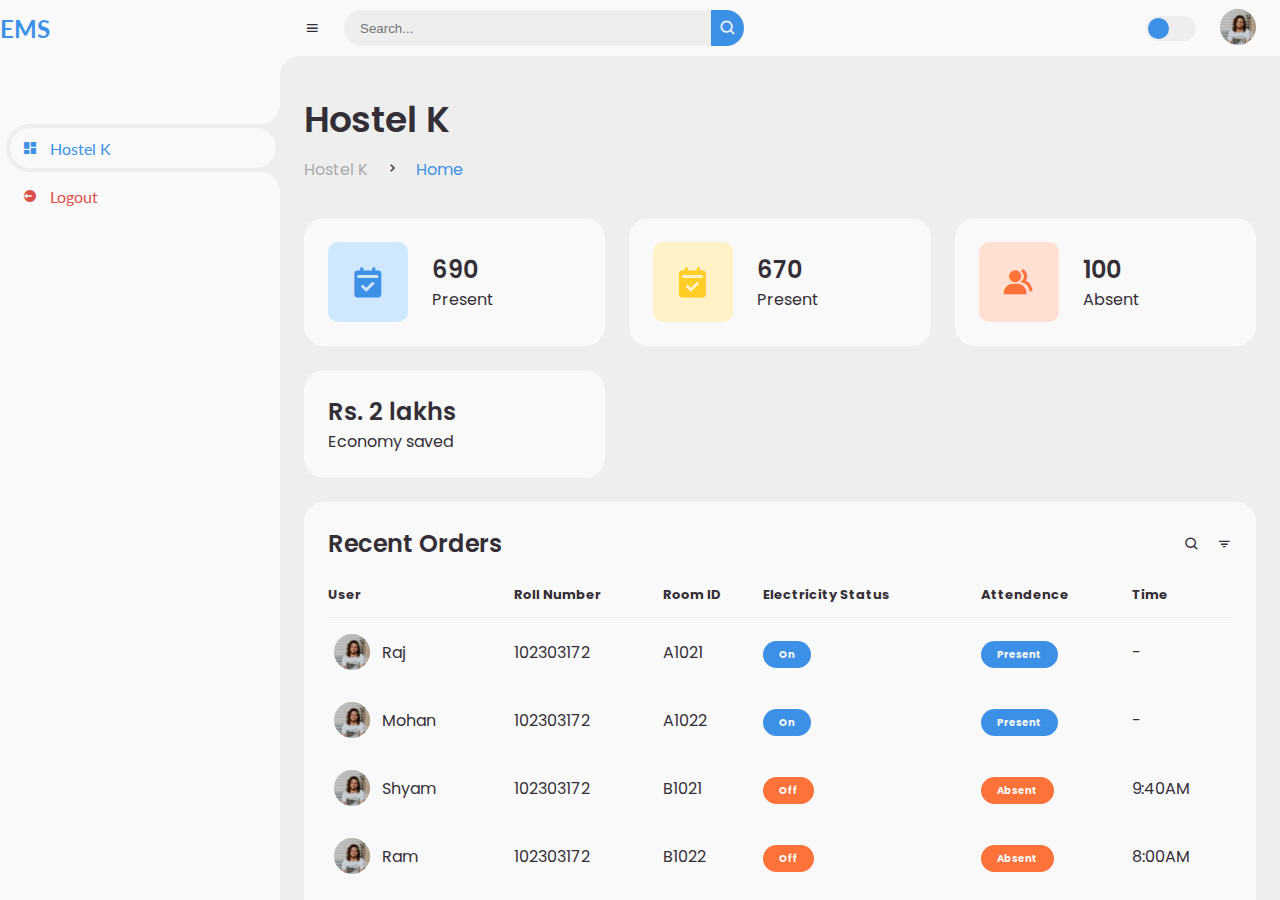
<file: web_dev/admin-page/index.html>
<!DOCTYPE html>
<html lang="en">
  <head>
    <meta charset="UTF-8" />
    <meta name="viewport" content="width=device-width, initial-scale=1.0" />

    <!-- Boxicons -->
    <link
      href="https://unpkg.com/boxicons@2.0.9/css/boxicons.min.css"
      rel="stylesheet"
    />
    <!-- My CSS -->
    <link rel="stylesheet" href="style.css" />

    <title>EMS</title>
  </head>
  <body>
    <!-- SIDEBAR -->
    <section id="sidebar">
      <a href="#" class="brand">
        <!-- <i class="bx bs-smile"></i> -->
        <span class="text">EMS</span>
      </a>
      <ul class="side-menu top">
        <li class="active">
          <a href="#">
            <i class="bx bxs-dashboard"></i>
            <span class="text">Hostel K</span>
          </a>
        </li>
        <li>
         
          <a href="#" class="logout">
            <i class="bx bxs-log-out-circle"></i>
            <span class="text">Logout</span>
          </a>
        </li>
      </ul>
    </section>
    <!-- SIDEBAR -->

    <!-- CONTENT -->
    <section id="content">
      <!-- NAVBAR -->
      <nav>
        <i class="bx bx-menu"></i>
        <!-- <a href="#" class="nav-link">Categories</a> -->
        <form action="#">
          <div class="form-input">
            <input type="search" placeholder="Search..." />
            <button type="submit" class="search-btn">
              <i class="bx bx-search"></i>
            </button>
          </div>
        </form>
        <input type="checkbox" id="switch-mode" hidden />
        <label for="switch-mode" class="switch-mode"></label>
        <!-- <a href="#" class="notification">
          <i class="bx bxs-bell"></i>
          <span class="num">8</span>
        </a> -->
        <a href="#" class="profile">
          <img src="img/people.png" />
        </a>
      </nav>
      <!-- NAVBAR -->

      <!-- MAIN -->
      <main>
        <div class="head-title">
          <div class="left">
            <h1>Hostel K
            </h1>
            <ul class="breadcrumb">
              <li>
                <a href="#">Hostel K</a>
              </li>
              <li><i class="bx bx-chevron-right"></i></li>
              <li>
                <a class="active" href="#">Home</a>
              </li>
            </ul>
          </div>
        </div>

        <ul class="box-info">
          <li>
            <i class="bx bxs-calendar-check"></i>
            <span class="text">
              <h3>690</h3>
              <p>Present</p>
            </span>
          </li>
          <li>
            <i class="bx bxs-calendar-check"></i>
            <span class="text">
              <h3>670</h3>
              <p>Present</p>
            </span>
          </li>
          <li>
            <i class="bx bxs-group"></i>
            <span class="text">
              <h3>100</h3>
              <p>Absent</p>
            </span>
          </li>
          <li>
            <!-- <i class="bx bxs-dollar-circle"></i> -->
            <span class="text">
              <h3>Rs. 2 lakhs</h3>
              <p>Economy saved</p>
            </span>
          </li>
        </ul>

        <div class="table-data">
          <div class="order">
            <div class="head">
              <h3>Recent Orders</h3>
              <i class="bx bx-search"></i>
              <i class="bx bx-filter"></i>
            </div>
            <table>
              <thead>
                <tr>
                  <th>User</th>
                  <th>Roll Number</th>
                  <th>Room ID</th>
                  <th>Electricity Status</th>
                  <th>Attendence</th>
                  <th>Time</th>


                </tr>
              </thead>
              <tbody>
                <tr>
                  <td>
                    <img src="img/people.png" />
                    <p>Raj</p>
                  </td>
				  <td>102303172</td>
                  <td>A1021</td>
                  <td><span class="status completed">On</span></td>
                  <td><span class="status completed">Present</span></td>
				  <td>-</td>
                </tr>
                <tr>
                  <td>
                    <img src="img/people.png" />
                    <p>Mohan</p>
                  </td>
				  <td>102303172</td>

                  <td>A1022</td>
                  <td><span class="status completed">On</span></td>
				  <td><span class="status completed">Present</span></td>
				  <td>-</td>

                </tr>
                <tr>
                  <td>
                    <img src="img/people.png" />
                    <p>Shyam</p>
                  </td>
				  <td>102303172</td>

                  <td>B1021</td>
                  <td><span class="status pending">Off</span></td>
				  <td><span class="status pending">Absent</span></td>
				  <td>9:40AM</td>

                </tr>
                <tr>
                  <td>
                    <img src="img/people.png" />
                    <p>Ram</p>
                  </td>
				  <td>102303172</td>

                  <td>B1022</td>
                  <td><span class="status pending">Off</span></td>
				  <td><span class="status pending">Absent</span></td>
				  <td>8:00AM</td>

                </tr>
                <tr>
                  <td>
                    <img src="img/people.png" />
                    <p>Pankaj</p>
                  </td>
				  <td>102303172</td>

                  <td>B2022</td>
                  <td><span class="status completed">On</span></td>
				  <td><span class="status completed">Present</span></td>
				  <td>-</td>

                </tr>
              </tbody>
            </table>
          </div>
          <!-- <div class="todo">
            <div class="head">
              <h3>Todos</h3>
              <i class="bx bx-plus"></i>
              <i class="bx bx-filter"></i>
            </div>
            <ul class="todo-list">
              <li class="completed">
                <p>Todo List</p>
                <i class="bx bx-dots-vertical-rounded"></i>
              </li>
              <li class="completed">
                <p>Todo List</p>
                <i class="bx bx-dots-vertical-rounded"></i>
              </li>
              <li class="not-completed">
                <p>Todo List</p>
                <i class="bx bx-dots-vertical-rounded"></i>
              </li>
              <li class="completed">
                <p>Todo List</p>
                <i class="bx bx-dots-vertical-rounded"></i>
              </li>
              <li class="not-completed">
                <p>Todo List</p>
                <i class="bx bx-dots-vertical-rounded"></i>
              </li>
            </ul> -->
          </div>
        </div>
      </main>
      <!-- MAIN -->
    </section>
    <!-- CONTENT -->

    <script src="script.js"></script>
  </body>
</html>
</file>
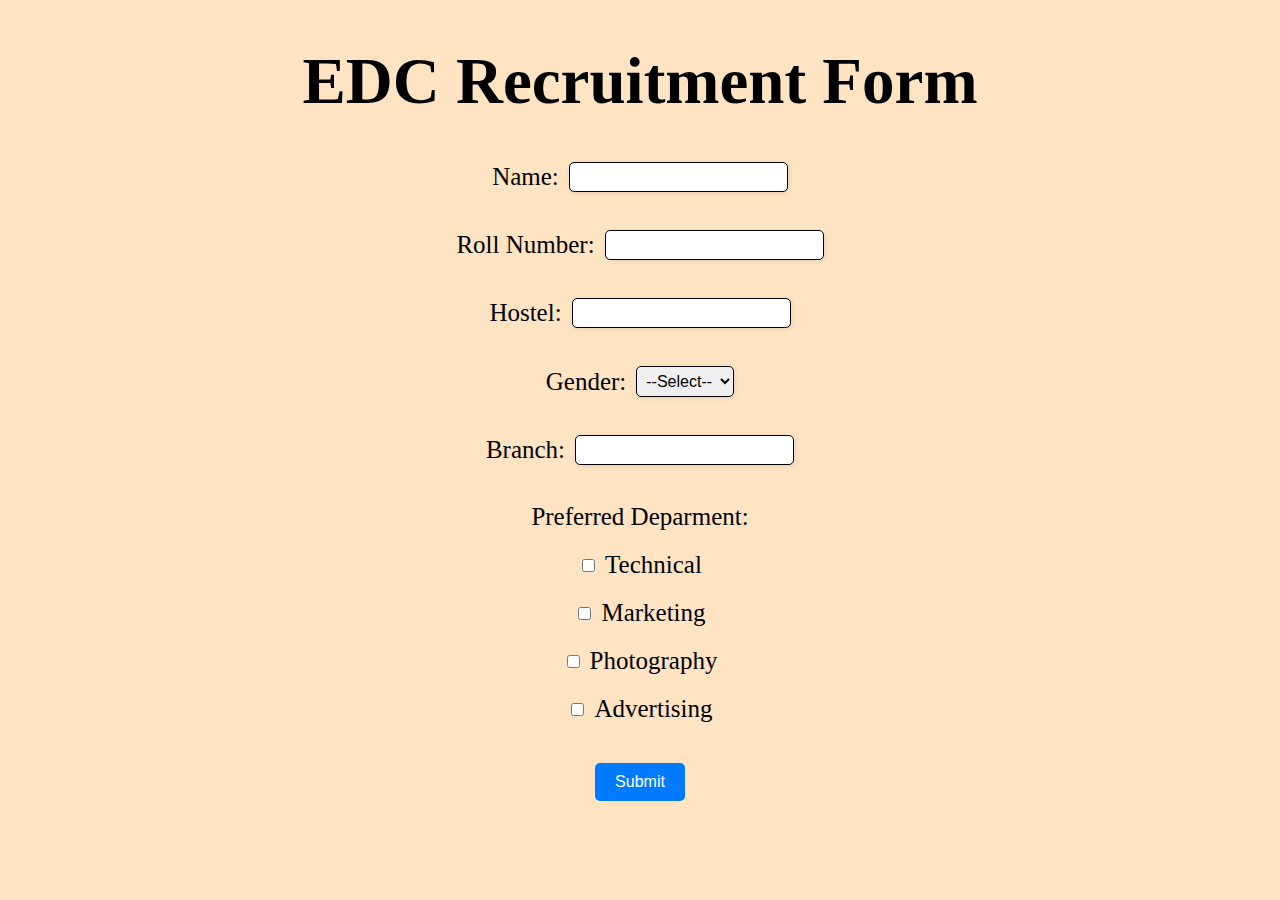
<file: temp/web/cafe website - random/edc.html>
<!DOCTYPE html>
<html>
<head>
    <title>EDC Recruitment</title>
    <style>
        form {
            display: flex;
            flex-direction: column;
            align-items: center;
            }
        label {
            display: flex;
            flex-direction: row;
            align-items: center;
            margin-bottom: 20px;
            font-size: 25px;
        }
        input[type="text"], select {
            margin-left: 10px;
            padding: 5px;
            border-radius: 5px;
            border: black solid 1px;
            font-size: 16px;
            box-shadow: 1px 1px 5px rgba(0, 0, 0, 0.1);
        }
        div {
            display: flex;
            flex-direction: column;
            align-items: center;
        }
        input[type="checkbox"] {
            margin-right: 10px;
            font-size: 16px;
        }
        input[type="submit"] {
            margin-top: 20px;
            padding: 10px 20px;
            border-radius: 5px;
            border: none;
            background-color: #007bff;
            color: #fff;
            font-size: 16px;
            cursor: pointer;
        }

    </style>
</head>
<body style="background-color: bisque;">
    <h1 style="text-align: center; font-size: 65px;">EDC Recruitment Form</h1>
    <form>
        <label>
            Name:
            <input type="text" name="name" required>
        </label>
        <br>
        <label>
            Roll Number:
            <input type="text" name="roll_number" required>
        </label>
        <br>
        <label>
            Hostel:
            <input type="text" name="hostel" required>
        </label>
        <br>
        <label>
            Gender:
            <select name="gender" required>
                <option value="">--Select--</option>
                <option value="male">Male</option>
                <option value="female">Female</option>
                <option value="other">Other</option>
            </select>
        </label>
        <br>
        <label>
            Branch:
            <input type="text" name="Branch" required>
        </label>
        <br>
        <div>
        <label>
            Preferred Deparment:
        </label>
        <label>
            <input type="checkbox" name="preferred_department" value="technical">Technical
        </label>
        <label>
            <input type="checkbox" name="preferred_department" value="marketing">Marketing
        </label>
        <label>
        <input type="checkbox" name="preferred_department" value=" photography" >Photography
        </label>
        <label>
            <input type="checkbox" name="preferred_department" value="advertising">Advertising
        </label>
        </div>
        <input type="submit" value="Submit">
    </form>
</body>
</html>
</file>
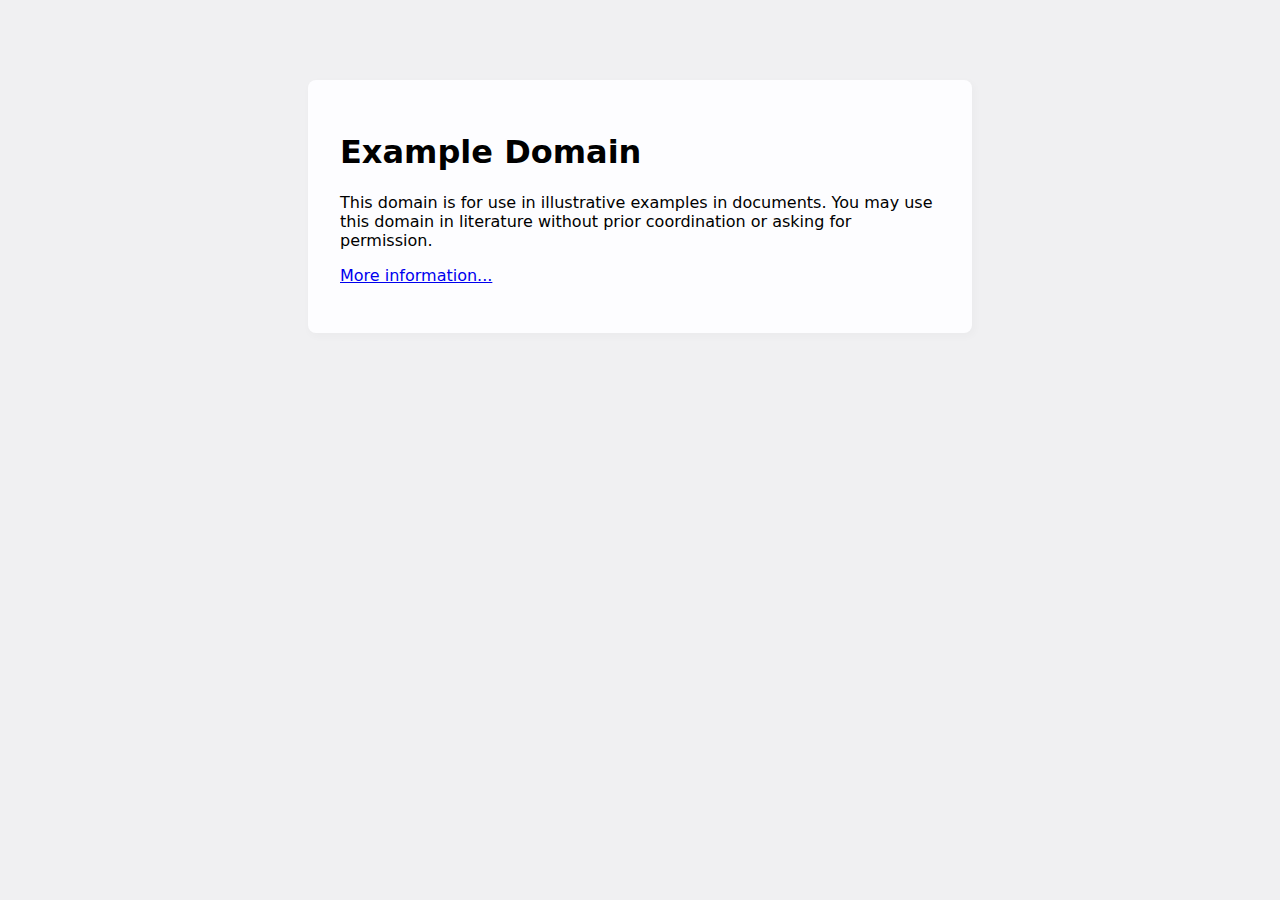
<file: temp/web/cafe website - random/example.html>
<!DOCTYPE html>
<html lang="en">
    <head>
        <title>example.com</title>
         <meta charset="utf-8">
         <meta name="viewport" content="width=device-width, initial-scale=1">
         <link rel="stylesheet" href="example.css">
 </head>
 <body>
    <div class="main">
    <h1>Example Domain</h1>
    <p>
        This domain is for use in illustrative examples in documents. You may use this domain in literature without prior coordination or asking for permission.
     </p>
        <p>
            <a href="https://www.iana.org/domains/example">More information...</a>
            </p></div>


    <script>
        console.log("Hello World");
    </script>
 </body>
</file>
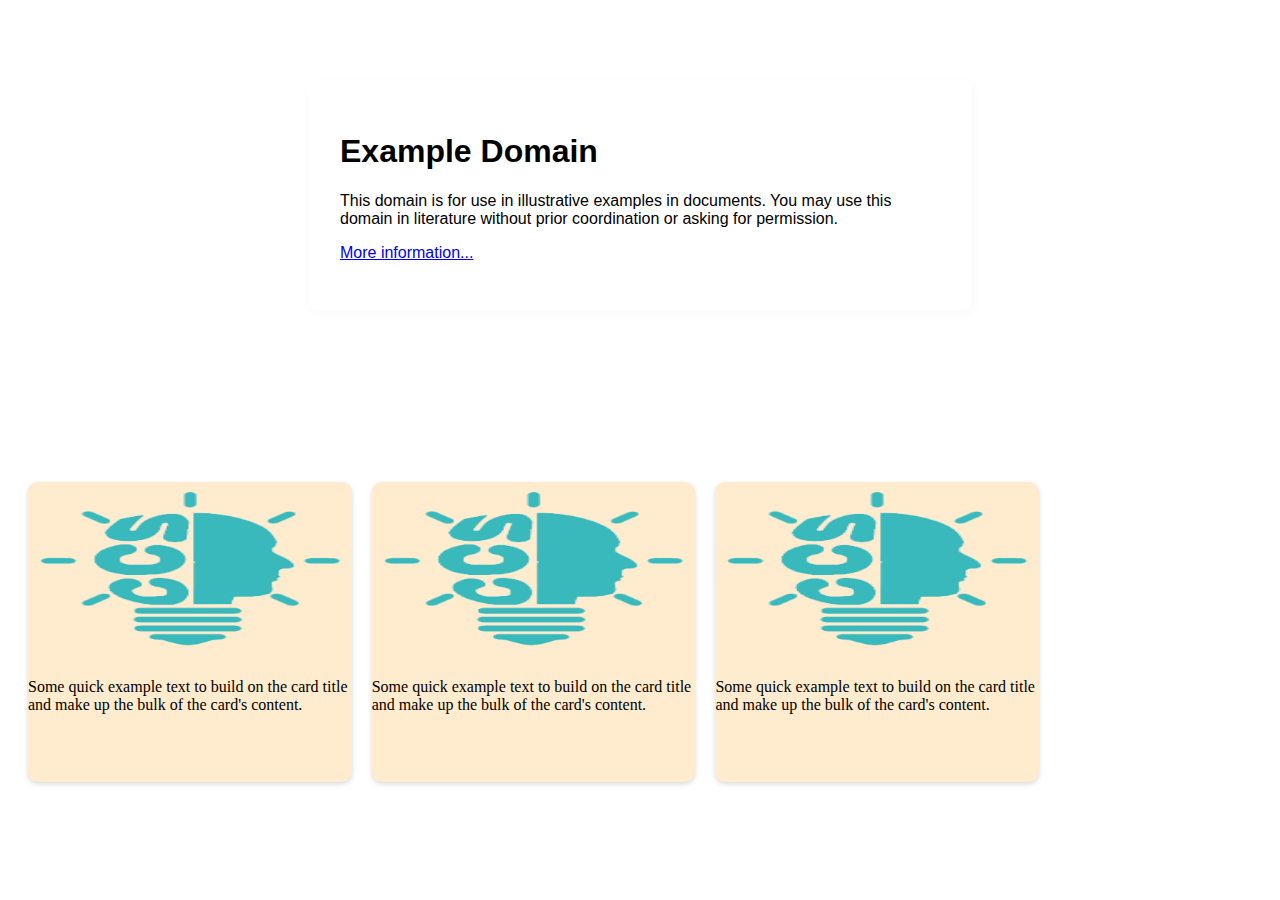
<file: temp/web/cafe website - random/shreyas.html>
<html>

<head>
    <title>example.com</title>
    <meta charset="utf-8" />
    <meta http-equiv="Content-type" content="text/html; charset=utf-8" />
    <meta name="viewport" content="width=device-width, initial-scale=1" />
    <style>
        .container {
            font-family: sans-serif;
            width: 600px;
            padding: 2em;
            background-color: #ffffff;
            margin: 5em auto;
            border-radius: 0.5em;
            box-shadow: 2px 3px 7px 2px rgba(0, 0, 0, 0.02);
        }

        .card-images {
            width: 100%;
            height: 60%;
            background-size: cover;
            background-position: center;
        }

        .allcard {
            display: grid;
            grid-template-columns: repeat(auto-fill, minmax(250px, 1fr));
            grid-row-end: auto;
            gap: 20px;
            padding: 20px;
            overflow-y: auto;
            width: 80%;
        }

        .cards {
            display: flex;
            flex-direction: column;
            background-color: blanchedalmond;
            width: 100%;
            height: 300px;
            overflow: hidden;
            border-radius: 10px;
            box-shadow: 0 2px 5px rgba(0, 0, 0, 0.15);
        }
    </style>

</head>

<body>
    <div class="container" id="one">
        <h1>Example Domain</h1>
        <p>This domain is for use in illustrative examples in documents. You may use this
            domain in literature without prior coordination or asking for permission.</p>
        <p><a href="https://www.iana.org/domains/example">More information...</a></p>
    </div>
    <br></br><br></br>
    <div class="allcard">
        <div class="cards">
            <img class="card-images" src="./ccs_logo.png" alt="...">
            <div class="card-body">
                <p class="card-text">Some quick example text to build on the card title and make up the bulk of the
                    card's content.
                </p>
            </div>
        </div>
        <div class="cards">
            <img class="card-images" src="./ccs_logo.png" alt="...">
            <div class="card-body">
                <p class="card-text">Some quick example text to build on the card title and make up the bulk of the
                    card's content.
                </p>
            </div>

        </div>
        <div class="cards">
            <img class="card-images" src="./ccs_logo.png" alt="...">
            <div class="card-body">
                <p class="card-text">Some quick example text to build on the card title and make up the bulk of the
                    card's content.
                </p>
            </div>

        </div>
    </div>


</body>
<script>
    var a = document.getElementById("one");
    const myTimeout = setTimeout(show, 3000);
    function show() {
        console.log("div id one");
        console.log(a.innerHTML);
    }
</script>

</html>
</file>
<file: web_dev/admin-page/style.css>
@import url('https://fonts.googleapis.com/css2?family=Lato:wght@400;700&family=Poppins:wght@400;500;600;700&display=swap');

* {
	margin: 0;
	padding: 0;
	box-sizing: border-box;
}

a {
	text-decoration: none;
}

li {
	list-style: none;
}

:root {
	--poppins: 'Poppins', sans-serif;
	--lato: 'Lato', sans-serif;

	--light: #F9F9F9;
	--blue: #3C91E6;
	--light-blue: #CFE8FF;
	--grey: #eee;
	--dark-grey: #AAAAAA;
	--dark: #342E37;
	--red: #DB504A;
	--yellow: #FFCE26;
	--light-yellow: #FFF2C6;
	--orange: #FD7238;
	--light-orange: #FFE0D3;
}

html {
	overflow-x: hidden;
}

body.dark {
	--light: #0C0C1E;
	--grey: #060714;
	--dark: #FBFBFB;
}

body {
	background: var(--grey);
	overflow-x: hidden;
}





/* SIDEBAR */
#sidebar {
	position: fixed;
	top: 0;
	left: 0;
	width: 280px;
	height: 100%;
	background: var(--light);
	z-index: 2000;
	font-family: var(--lato);
	transition: .3s ease;
	overflow-x: hidden;
	scrollbar-width: none;
}
#sidebar::--webkit-scrollbar {
	display: none;
}
#sidebar.hide {
	width: 60px;
}
#sidebar .brand {
	font-size: 24px;
	font-weight: 700;
	height: 56px;
	display: flex;
	align-items: center;
	color: var(--blue);
	position: sticky;
	top: 0;
	left: 0;
	background: var(--light);
	z-index: 500;
	padding-bottom: 20px;
	box-sizing: content-box;
}
#sidebar .brand .bx {
	min-width: 60px;
	display: flex;
	justify-content: center;
}
#sidebar .side-menu {
	width: 100%;
	margin-top: 48px;
}
#sidebar .side-menu li {
	height: 48px;
	background: transparent;
	margin-left: 6px;
	border-radius: 48px 0 0 48px;
	padding: 4px;
}
#sidebar .side-menu li.active {
	background: var(--grey);
	position: relative;
}
#sidebar .side-menu li.active::before {
	content: '';
	position: absolute;
	width: 40px;
	height: 40px;
	border-radius: 50%;
	top: -40px;
	right: 0;
	box-shadow: 20px 20px 0 var(--grey);
	z-index: -1;
}
#sidebar .side-menu li.active::after {
	content: '';
	position: absolute;
	width: 40px;
	height: 40px;
	border-radius: 50%;
	bottom: -40px;
	right: 0;
	box-shadow: 20px -20px 0 var(--grey);
	z-index: -1;
}
#sidebar .side-menu li a {
	width: 100%;
	height: 100%;
	background: var(--light);
	display: flex;
	align-items: center;
	border-radius: 48px;
	font-size: 16px;
	color: var(--dark);
	white-space: nowrap;
	overflow-x: hidden;
}
#sidebar .side-menu.top li.active a {
	color: var(--blue);
}
#sidebar.hide .side-menu li a {
	width: calc(48px - (4px * 2));
	transition: width .3s ease;
}
#sidebar .side-menu li a.logout {
	color: var(--red);
}
#sidebar .side-menu.top li a:hover {
	color: var(--blue);
}
#sidebar .side-menu li a .bx {
	min-width: calc(60px  - ((4px + 6px) * 2));
	display: flex;
	justify-content: center;
}
/* SIDEBAR */





/* CONTENT */
#content {
	position: relative;
	width: calc(100% - 280px);
	left: 280px;
	transition: .3s ease;
}
#sidebar.hide ~ #content {
	width: calc(100% - 60px);
	left: 60px;
}




/* NAVBAR */
#content nav {
	height: 56px;
	background: var(--light);
	padding: 0 24px;
	display: flex;
	align-items: center;
	grid-gap: 24px;
	font-family: var(--lato);
	position: sticky;
	top: 0;
	left: 0;
	z-index: 1000;
}
#content nav::before {
	content: '';
	position: absolute;
	width: 40px;
	height: 40px;
	bottom: -40px;
	left: 0;
	border-radius: 50%;
	box-shadow: -20px -20px 0 var(--light);
}
#content nav a {
	color: var(--dark);
}
#content nav .bx.bx-menu {
	cursor: pointer;
	color: var(--dark);
}
#content nav .nav-link {
	font-size: 16px;
	transition: .3s ease;
}
#content nav .nav-link:hover {
	color: var(--blue);
}
#content nav form {
	max-width: 400px;
	width: 100%;
	margin-right: auto;
}
#content nav form .form-input {
	display: flex;
	align-items: center;
	height: 36px;
}
#content nav form .form-input input {
	flex-grow: 1;
	padding: 0 16px;
	height: 100%;
	border: none;
	background: var(--grey);
	border-radius: 36px 0 0 36px;
	outline: none;
	width: 100%;
	color: var(--dark);
}
#content nav form .form-input button {
	width: 36px;
	height: 100%;
	display: flex;
	justify-content: center;
	align-items: center;
	background: var(--blue);
	color: var(--light);
	font-size: 18px;
	border: none;
	outline: none;
	border-radius: 0 36px 36px 0;
	cursor: pointer;
}
#content nav .notification {
	font-size: 20px;
	position: relative;
}
#content nav .notification .num {
	position: absolute;
	top: -6px;
	right: -6px;
	width: 20px;
	height: 20px;
	border-radius: 50%;
	border: 2px solid var(--light);
	background: var(--red);
	color: var(--light);
	font-weight: 700;
	font-size: 12px;
	display: flex;
	justify-content: center;
	align-items: center;
}
#content nav .profile img {
	width: 36px;
	height: 36px;
	object-fit: cover;
	border-radius: 50%;
}
#content nav .switch-mode {
	display: block;
	min-width: 50px;
	height: 25px;
	border-radius: 25px;
	background: var(--grey);
	cursor: pointer;
	position: relative;
}
#content nav .switch-mode::before {
	content: '';
	position: absolute;
	top: 2px;
	left: 2px;
	bottom: 2px;
	width: calc(25px - 4px);
	background: var(--blue);
	border-radius: 50%;
	transition: all .3s ease;
}
#content nav #switch-mode:checked + .switch-mode::before {
	left: calc(100% - (25px - 4px) - 2px);
}
/* NAVBAR */





/* MAIN */
#content main {
	width: 100%;
	padding: 36px 24px;
	font-family: var(--poppins);
	max-height: calc(100vh - 56px);
	overflow-y: auto;
}
#content main .head-title {
	display: flex;
	align-items: center;
	justify-content: space-between;
	grid-gap: 16px;
	flex-wrap: wrap;
}
#content main .head-title .left h1 {
	font-size: 36px;
	font-weight: 600;
	margin-bottom: 10px;
	color: var(--dark);
}
#content main .head-title .left .breadcrumb {
	display: flex;
	align-items: center;
	grid-gap: 16px;
}
#content main .head-title .left .breadcrumb li {
	color: var(--dark);
}
#content main .head-title .left .breadcrumb li a {
	color: var(--dark-grey);
	pointer-events: none;
}
#content main .head-title .left .breadcrumb li a.active {
	color: var(--blue);
	pointer-events: unset;
}
#content main .head-title .btn-download {
	height: 36px;
	padding: 0 16px;
	border-radius: 36px;
	background: var(--blue);
	color: var(--light);
	display: flex;
	justify-content: center;
	align-items: center;
	grid-gap: 10px;
	font-weight: 500;
}




#content main .box-info {
	display: grid;
	grid-template-columns: repeat(auto-fit, minmax(240px, 1fr));
	grid-gap: 24px;
	margin-top: 36px;
}
#content main .box-info li {
	padding: 24px;
	background: var(--light);
	border-radius: 20px;
	display: flex;
	align-items: center;
	grid-gap: 24px;
}
#content main .box-info li .bx {
	width: 80px;
	height: 80px;
	border-radius: 10px;
	font-size: 36px;
	display: flex;
	justify-content: center;
	align-items: center;
}
#content main .box-info li:nth-child(1) .bx {
	background: var(--light-blue);
	color: var(--blue);
}
#content main .box-info li:nth-child(2) .bx {
	background: var(--light-yellow);
	color: var(--yellow);
}
#content main .box-info li:nth-child(3) .bx {
	background: var(--light-orange);
	color: var(--orange);
}
#content main .box-info li .text h3 {
	font-size: 24px;
	font-weight: 600;
	color: var(--dark);
}
#content main .box-info li .text p {
	color: var(--dark);	
}





#content main .table-data {
	display: flex;
	flex-wrap: wrap;
	grid-gap: 24px;
	margin-top: 24px;
	width: 100%;
	color: var(--dark);
}
#content main .table-data > div {
	border-radius: 20px;
	background: var(--light);
	padding: 24px;
	overflow-x: auto;
}
#content main .table-data .head {
	display: flex;
	align-items: center;
	grid-gap: 16px;
	margin-bottom: 24px;
}
#content main .table-data .head h3 {
	margin-right: auto;
	font-size: 24px;
	font-weight: 600;
}
#content main .table-data .head .bx {
	cursor: pointer;
}

#content main .table-data .order {
	flex-grow: 1;
	flex-basis: 500px;
}
#content main .table-data .order table {
	width: 100%;
	border-collapse: collapse;
}
#content main .table-data .order table th {
	padding-bottom: 12px;
	font-size: 13px;
	text-align: left;
	border-bottom: 1px solid var(--grey);
}
#content main .table-data .order table td {
	padding: 16px 0;
}
#content main .table-data .order table tr td:first-child {
	display: flex;
	align-items: center;
	grid-gap: 12px;
	padding-left: 6px;
}
#content main .table-data .order table td img {
	width: 36px;
	height: 36px;
	border-radius: 50%;
	object-fit: cover;
}
#content main .table-data .order table tbody tr:hover {
	background: var(--grey);
}
#content main .table-data .order table tr td .status {
	font-size: 10px;
	padding: 6px 16px;
	color: var(--light);
	border-radius: 20px;
	font-weight: 700;
}
#content main .table-data .order table tr td .status.completed {
	background: var(--blue);
}
#content main .table-data .order table tr td .status.process {
	background: var(--yellow);
}
#content main .table-data .order table tr td .status.pending {
	background: var(--orange);
}


#content main .table-data .todo {
	flex-grow: 1;
	flex-basis: 300px;
}
#content main .table-data .todo .todo-list {
	width: 100%;
}
#content main .table-data .todo .todo-list li {
	width: 100%;
	margin-bottom: 16px;
	background: var(--grey);
	border-radius: 10px;
	padding: 14px 20px;
	display: flex;
	justify-content: space-between;
	align-items: center;
}
#content main .table-data .todo .todo-list li .bx {
	cursor: pointer;
}
#content main .table-data .todo .todo-list li.completed {
	border-left: 10px solid var(--blue);
}
#content main .table-data .todo .todo-list li.not-completed {
	border-left: 10px solid var(--orange);
}
#content main .table-data .todo .todo-list li:last-child {
	margin-bottom: 0;
}
/* MAIN */
/* CONTENT */









@media screen and (max-width: 768px) {
	#sidebar {
		width: 200px;
	}

	#content {
		width: calc(100% - 60px);
		left: 200px;
	}

	#content nav .nav-link {
		display: none;
	}
}






@media screen and (max-width: 576px) {
	#content nav form .form-input input {
		display: none;
	}

	#content nav form .form-input button {
		width: auto;
		height: auto;
		background: transparent;
		border-radius: none;
		color: var(--dark);
	}

	#content nav form.show .form-input input {
		display: block;
		width: 100%;
	}
	#content nav form.show .form-input button {
		width: 36px;
		height: 100%;
		border-radius: 0 36px 36px 0;
		color: var(--light);
		background: var(--red);
	}

	#content nav form.show ~ .notification,
	#content nav form.show ~ .profile {
		display: none;
	}

	#content main .box-info {
		grid-template-columns: 1fr;
	}

	#content main .table-data .head {
		min-width: 420px;
	}
	#content main .table-data .order table {
		min-width: 420px;
	}
	#content main .table-data .todo .todo-list {
		min-width: 420px;
	}
}
</file>
<file: temp/web/cafe website - random/example.css>
body {
    background-color: #f0f0f2;
    margin: 0;
    padding: 0;
    font-family: -apple-system, system-ui, BlinkMacSystemFont, "Segoe UI", "Open Sans", "Helvetica Neue", Helvetica, Arial, sans-serif;
    
}
div {
    width: 600px;
    margin: 5em auto;
    padding: 2em;
    background-color: #fdfdff;
    border-radius: 0.5em;
    box-shadow: 2px 3px 7px 2px rgba(0,0,0,0.02);
}
</file>
